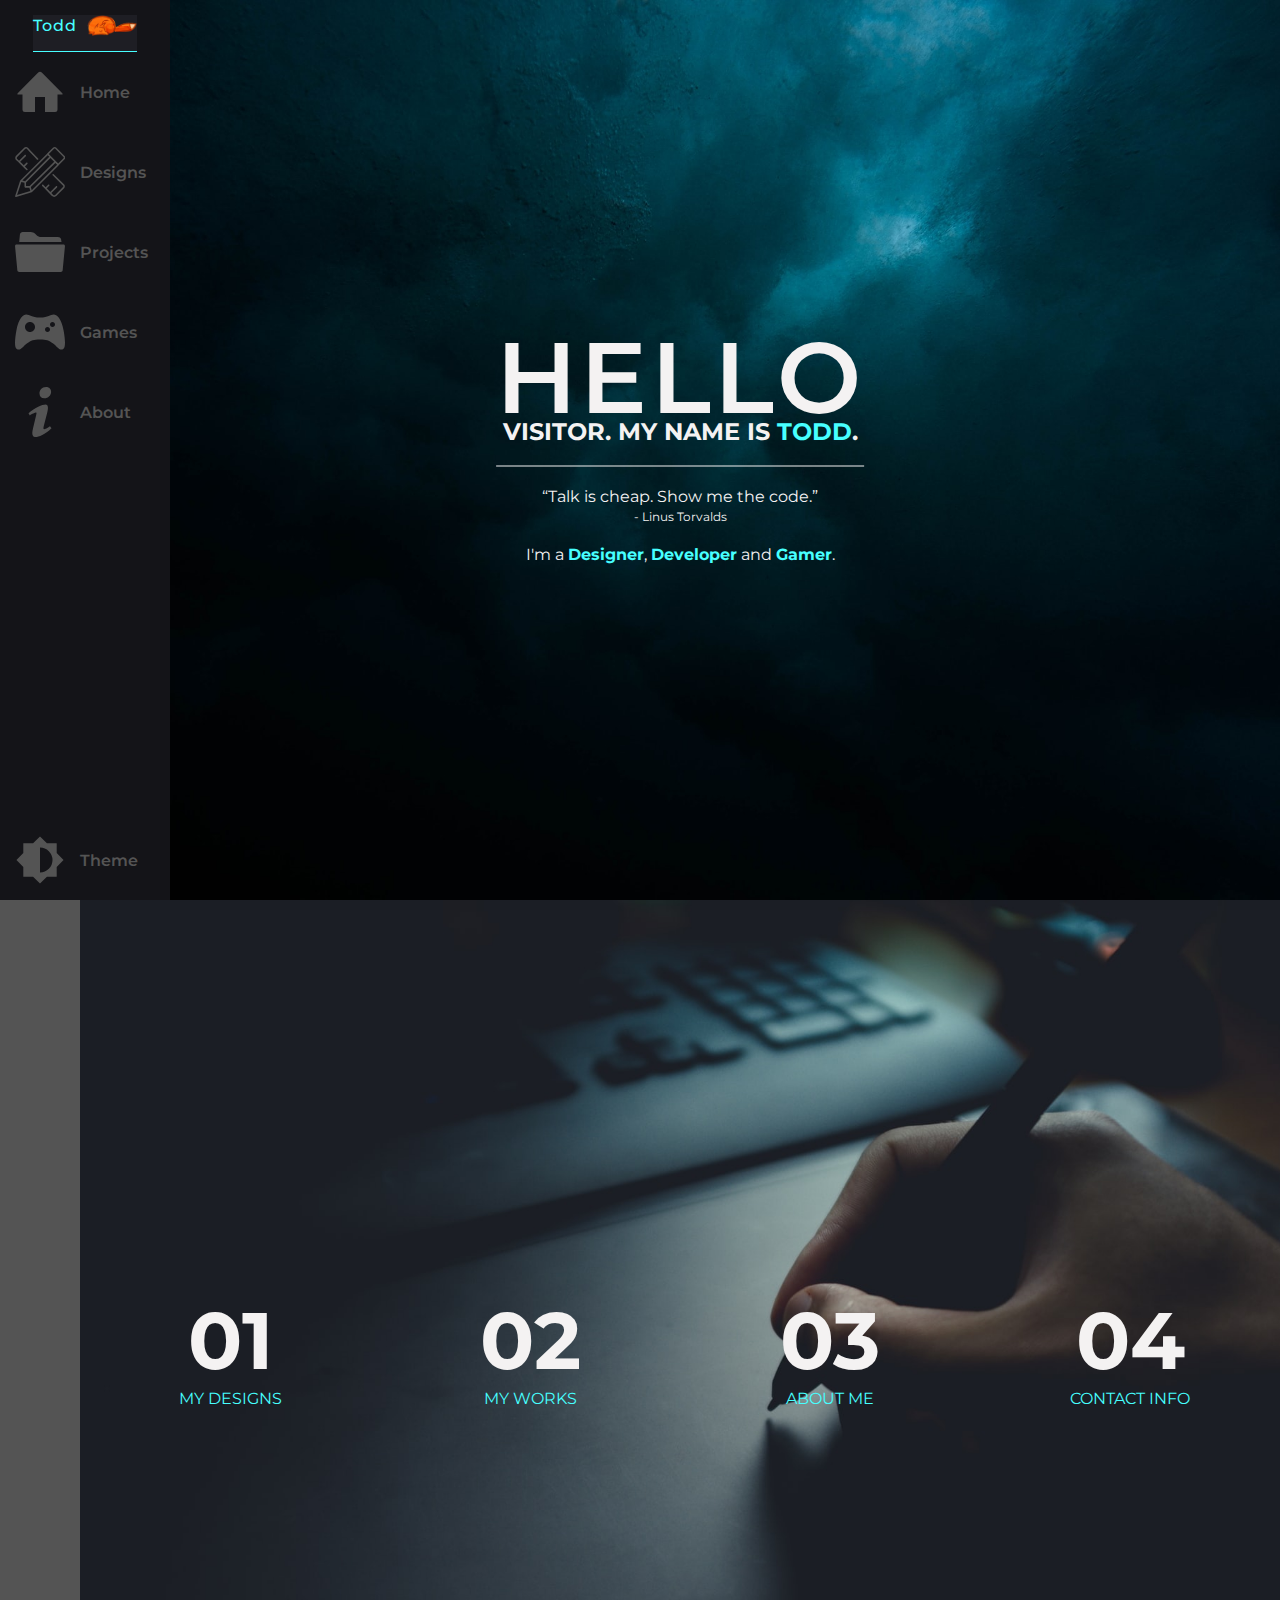
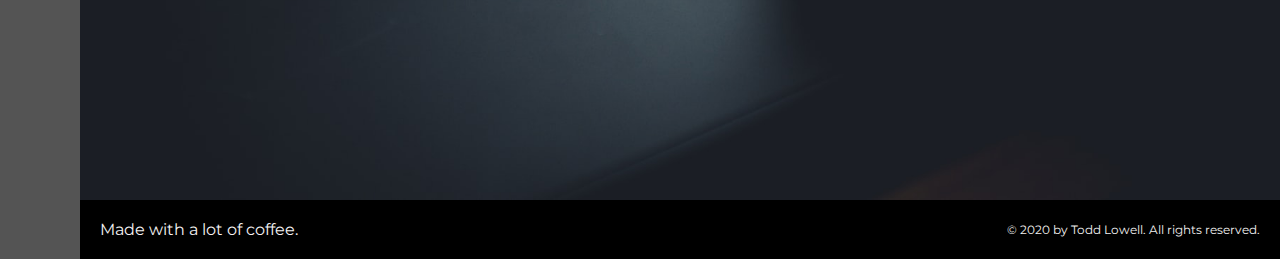
<file: index.html>
<!DOCTYPE html>
<html lang="en">
    <head>
        <!-- Global site tag (gtag.js) - Google Analytics -->
        <script async src="https://www.googletagmanager.com/gtag/js?id=UA-173561632-1"></script>
        <script>
            window.dataLayer = window.dataLayer || [];
            function gtag(){dataLayer.push(arguments);}
            gtag('js', new Date());

            gtag('config', 'UA-173561632-1');
        </script>

        <meta charset="UTF-8">
        <meta name="viewport" content="width=device-width, initial-scale=1.0">
        <meta name="description" content="My name is Todd Lowell and I will create a modern website to help promote your business or personal resume.">

        <!-- favicons -->
        <link rel="apple-touch-icon" sizes="180x180" href="/img/favicons/apple-touch-icon.png">
        <link rel="icon" type="image/png" sizes="32x32" href="/img/favicons/favicon-32x32.png">
        <link rel="icon" type="image/png" sizes="16x16" href="/img/favicons/favicon-16x16.png">
        <link rel="manifest" href="/img/favicons/site.webmanifest">
        <link rel="mask-icon" href="/img/favicons/safari-pinned-tab.svg" color="#5bbad5">
        <link rel="shortcut icon" href="/img/favicons/favicon.ico">
        <meta name="msapplication-TileColor" content="#da532c">
        <meta name="msapplication-config" content="/img/favicons/browserconfig.xml">
        <meta name="theme-color" content="#ffffff">
        
        <meta property="og:image" content="/img/favicons/android-chrome-384x384.png">
        
        <!-- fonts and css -->
        <link href="https://fonts.googleapis.com/css2?family=Montserrat:wght@300;400;500;600&display=swap" rel="stylesheet">        
        <link rel="stylesheet" href="sass/main.css">
        
        <title>Hello.</title>
    </head>
    <body>
        <nav class="navbar">
            <ul class="navbar__nav">
                <li class="logo">
                    <a href="#" class="navbar__link">
                        <span class="logo__text">Todd</span>
                        <img src="img/logo.png" alt="logo" class="logo__box">
                    </a>
                </li>
                <li class="navbar__item">
                    <a href="#" class="navbar__link">
                        <svg class="navbar__icon">
                            <use xlink:href="img/sprite.svg#icon-home"></use>
                        </svg>
                        <span class="navbar__text">Home</span>
                    </a>
                </li>
                <li class="navbar__item">
                    <a href="#" class="navbar__link">
                        <svg class="navbar__icon">
                            <use xlink:href="img/sprite.svg#icon-tools"></use>
                        </svg>
                        <span class="navbar__text">Designs</span>
                    </a>
                </li>
                <li class="navbar__item">
                    <a href="#" class="navbar__link">
                        <svg class="navbar__icon">
                            <use xlink:href="img/sprite.svg#icon-folder"></use>
                        </svg>
                        <span class="navbar__text">Projects</span>
                    </a>
                </li>
                <li class="navbar__item">
                    <a href="#" class="navbar__link">
                        <svg class="navbar__icon">
                            <use xlink:href="img/sprite.svg#icon-game-controller"></use>
                        </svg>
                        <span class="navbar__text">Games</span>
                    </a>
                </li>
                <li class="navbar__item">
                    <a href="#" class="navbar__link">
                        <svg class="navbar__icon">
                            <use xlink:href="img/sprite.svg#icon-info"></use>
                        </svg>
                        <span class="navbar__text">About</span>
                    </a>
                </li>
                <li class="navbar__item">
                    <a href="#" class="navbar__link">
                        <svg class="navbar__icon">
                            <use xlink:href="img/sprite.svg#icon-brightness_medium"></use>
                        </svg>
                        <span class="navbar__text">Theme</span>
                    </a>
                </li>
            </ul>
            <!-- <div class="legal">
                &copy; 2020 by Todd Lowell  . All rights reserved.
            </div> -->
        </nav>

        <main>
            <div class="landing-page">
                <div class="center">
                    <h1 class="heading__jumbo">Hello</h1>
                    <h2 class="heading__secondary">Visitor. My name is <span class="heading__secondary color-primary">Todd</span>.</h2>    
                
    
                    <p class="quote">“Talk is cheap. Show me the code.”<br><span class="quote__author">- Linus Torvalds</span></p>
                    
                    <p class="about">I'm a <strong><span class="color-primary">Designer</span></strong>, <strong><span class="color-primary">Developer</span></strong> and <strong><span class="color-primary">Gamer</span></strong>.</p>
                </div>

                
            </div>
            <div class="landing-list">
                <a href="#" class="landing-list__link">
                    <div class="landing-list__point">
                        <h2>01</h2>
                        <p class="color-primary">My Designs</p>
                    </div>
                </a>
                
                <a href="#" class="landing-list__link">
                    <div class="landing-list__point">
                        <h2>02</h2>
                        <p class="color-primary">My Works</p>
                    </div>
                </a>

                <a href="#" class="landing-list__link">
                    <div class="landing-list__point">
                        <h2>03</h2>
                        <p class="color-primary">About Me</p>
                    </div>
                </a>
                
                <a href="#" class="landing-list__link">
                    <div class="landing-list__point">
                        <h2>04</h2>
                        <p class="color-primary">Contact Info</p>
                    </div>
                </a>
            </div>
        </main>

        <footer class="footer">
            <p>Made with a lot of coffee.</p>
            <p class="legal">&copy; 2020 by Todd Lowell. All rights reserved.</p>
        </footer>
    </body>
</html>
</file>
<file: sass/main.css>
/*
COLORS

Primary: #eb2f64
Primary light: #FF3366
Primary dark: #BA265D

Grey light 1: #faf9f9
Grey light 2: #f4f2f2
Grey light 3: #f0eeee
Grey light 4: #ccc

Grey dark 1: #333
Grey dark 2: #777
Grey dark 3: #999

*/
.center {
  position: absolute;
  top: 50%;
  left: 50%;
  -webkit-transform: translate(-50%, -50%);
          transform: translate(-50%, -50%);
}

.align-center {
  text-align: center;
}

.mg-bt-sm {
  margin-bottom: 1rem;
}

:root {
  --text-primary: #f4f2f2;
  --bg-primary: #545454;
  --bg-secondary: #141418;
  --color-primary: #47ffff;
  --color-primary-light: #93ffff;
  --color-secondary: #04fcca;
  --color-black: #1e1e24;
}

*,
*::before,
*::after {
  margin: 0;
  padding: 0;
  -webkit-box-sizing: border-box;
          box-sizing: border-box;
}

html {
  font-size: 62.5%;
}

body {
  font-family: 'Montserrat', sans-serif;
  font-weight: 400;
  font-size: 1.6rem;
  color: var(--text-primary);
  background-color: var(--bg-primary);
}

main {
  margin-left: 8rem;
}

@media only screen and (max-width: 37.5rem) {
  main {
    margin: 0;
  }
}

.landing-page {
  height: 100vh;
  position: relative;
}

.landing-page::before {
  content: "";
  position: absolute;
  width: 100%;
  height: 100%;
  background-image: url(../img/landing-page.jpg);
  background-position: center;
  background-size: cover;
  opacity: 1;
}

.landing-list {
  height: 100vh;
  display: -webkit-box;
  display: -ms-flexbox;
  display: flex;
  -webkit-box-pack: space-evenly;
      -ms-flex-pack: space-evenly;
          justify-content: space-evenly;
  -webkit-box-align: center;
      -ms-flex-align: center;
          align-items: center;
  background-image: url(../img/landing-list.jpg);
  background-position: center;
  background-size: cover;
}

@media only screen and (max-width: 62.5em) {
  .landing-list {
    -webkit-box-orient: vertical;
    -webkit-box-direction: normal;
        -ms-flex-direction: column;
            flex-direction: column;
  }
}

.footer {
  margin-left: 8rem;
  padding: 2rem 2rem;
  display: -webkit-box;
  display: -ms-flexbox;
  display: flex;
  -webkit-box-pack: justify;
      -ms-flex-pack: justify;
          justify-content: space-between;
  -webkit-box-align: center;
      -ms-flex-align: center;
          align-items: center;
  background-color: black;
}

@media only screen and (max-width: 37.5rem) {
  .footer {
    margin-bottom: 8rem;
    margin-left: 0rem;
  }
}

body::-webkit-scrollbar {
  width: .6rem;
}

body::-webkit-scrollbar-track {
  background: var(--color-black);
}

body::-webkit-scrollbar-thumb {
  background: var(--color-primary);
}

.error404 {
  background-image: url(../img/bg-error404.jpg);
  background-position: center;
  background-repeat: no-repeat;
  background-size: cover;
  height: 100vh;
}

.navbar {
  width: 8rem;
  height: 100vh;
  position: fixed;
  background-color: var(--bg-secondary);
  display: -webkit-box;
  display: -ms-flexbox;
  display: flex;
  -webkit-box-orient: vertical;
  -webkit-box-direction: normal;
      -ms-flex-direction: column;
          flex-direction: column;
  -webkit-transition: width 200ms ease;
  transition: width 200ms ease;
  z-index: 100;
}

@media only screen and (max-width: 37.5rem) {
  .navbar {
    bottom: 0;
    width: 100vw;
    height: 8rem;
  }
}

.navbar__nav {
  -webkit-box-flex: 1;
      -ms-flex: 1;
          flex: 1;
  list-style: none;
  display: -webkit-box;
  display: -ms-flexbox;
  display: flex;
  -webkit-box-orient: vertical;
  -webkit-box-direction: normal;
      -ms-flex-direction: column;
          flex-direction: column;
  -webkit-box-align: center;
      -ms-flex-align: center;
          align-items: center;
}

@media only screen and (max-width: 37.5rem) {
  .navbar__nav {
    -webkit-box-orient: horizontal;
    -webkit-box-direction: normal;
        -ms-flex-direction: row;
            flex-direction: row;
    -webkit-box-pack: space-evenly;
        -ms-flex-pack: space-evenly;
            justify-content: space-evenly;
  }
}

.navbar__icon {
  width: 5rem;
  height: 5rem;
  min-width: 3rem;
  margin-left: 1.5rem;
  fill: currentColor;
}

@media only screen and (max-width: 37.5rem) {
  .navbar__icon {
    margin-left: 0rem;
  }
}

.navbar__link {
  display: -webkit-box;
  display: -ms-flexbox;
  display: flex;
  -webkit-box-align: center;
      -ms-flex-align: center;
          align-items: center;
  text-decoration: none;
  -webkit-box-flex: 1;
      -ms-flex: 1;
          flex: 1;
  color: var(--bg-primary);
  -webkit-transition: all .2s;
  transition: all .2s;
}

@media only screen and (max-width: 37.5rem) {
  .navbar__link {
    display: -webkit-box;
    display: -ms-flexbox;
    display: flex;
    -webkit-box-pack: center;
        -ms-flex-pack: center;
            justify-content: center;
  }
}

.navbar__text {
  display: none;
  margin-left: 1.5rem;
  font-weight: 600;
}

.navbar__item {
  display: -webkit-box;
  display: -ms-flexbox;
  display: flex;
  -webkit-box-align: center;
      -ms-flex-align: center;
          align-items: center;
  width: 100%;
  height: 8rem;
}

.navbar__item:last-child {
  margin-top: auto;
}

@media only screen and (max-width: 37.5rem) {
  .navbar__item:last-child {
    margin-top: none;
  }
}

.navbar__link:hover {
  color: var(--color-primary);
}

.navbar:hover {
  width: 17rem;
}

@media only screen and (max-width: 37.5rem) {
  .navbar:hover {
    width: 100vw;
  }
}

.navbar:hover .navbar__text {
  display: block;
}

@media only screen and (max-width: 37.5rem) {
  .navbar:hover .navbar__text {
    display: none;
  }
}

.legal {
  color: var(--text-primary);
  font-size: 1.2rem;
}

.logo {
  margin: 1.5rem 0;
  margin-bottom: 0rem;
  background: var(--color-black);
  padding-bottom: 1.5rem;
  border-bottom: 1px solid var(--color-primary);
}

@media only screen and (max-width: 37.5rem) {
  .logo {
    display: none;
  }
}

.logo__text {
  font-weight: 500;
  letter-spacing: 0.1ch;
  text-align: center;
  color: var(--color-primary);
  display: none;
}

.logo__box {
  margin-left: 1rem;
  width: 5rem;
}

.navbar:hover .logo__text {
  display: block;
}

.landing-list {
  text-transform: uppercase;
}

.landing-list__link {
  text-decoration: none;
  -webkit-box-flex: 1;
      -ms-flex: 1;
          flex: 1;
  height: 100%;
  display: -webkit-box;
  display: -ms-flexbox;
  display: flex;
  -webkit-box-align: center;
      -ms-flex-align: center;
          align-items: center;
  -webkit-box-pack: center;
      -ms-flex-pack: center;
          justify-content: center;
}

.landing-list__link:link, .landing-list__link:visited {
  color: inherit;
}

.landing-list__link:hover {
  background-color: rgba(255, 0, 0, 0.3);
}

@media only screen and (max-width: 62.5em) {
  .landing-list__link {
    -webkit-box-flex: 1;
        -ms-flex: 1;
            flex: 1;
    width: 100%;
    padding-bottom: 1.5rem;
  }
}

.landing-list__point {
  display: -webkit-box;
  display: -ms-flexbox;
  display: flex;
  -webkit-box-orient: vertical;
  -webkit-box-direction: normal;
      -ms-flex-direction: column;
          flex-direction: column;
  -webkit-box-align: center;
      -ms-flex-align: center;
          align-items: center;
  padding: 0 5rem;
}

.landing-list__point h2 {
  font-size: 8rem;
}

.btn {
  border: none;
  background-color: #68c950;
  color: var(--text-primary);
  padding: 1rem 2.5rem;
  border-radius: 5px;
  display: inline-block;
  text-decoration: none;
  margin-top: 2rem;
  position: absolute;
  right: 0;
}

.btn:link, .btn:visited {
  color: var(--text-primary);
}

.btn:hover {
  background: #469c30;
}

.btn:focus {
  outline: none;
}

.btn:active {
  background: #469c30;
  -webkit-transform: translateY(5px);
          transform: translateY(5px);
}

.heading__jumbo {
  text-align: center;
  text-transform: uppercase;
  font-size: 10rem;
  letter-spacing: 0.05ch;
  font-weight: 600;
  line-height: .8;
}

.heading__secondary {
  text-align: center;
  text-transform: uppercase;
}

.color-primary {
  color: var(--color-primary);
}

.quote {
  text-align: center;
  margin-top: 2rem;
  padding-top: 2rem;
  border-top: 1px solid var(--text-primary);
}

.quote__author {
  font-size: 1.2rem;
}

.about {
  margin-top: 2rem;
  text-align: center;
}

.paragraph {
  line-height: 1.6;
}
/*# sourceMappingURL=main.css.map */
</file>
